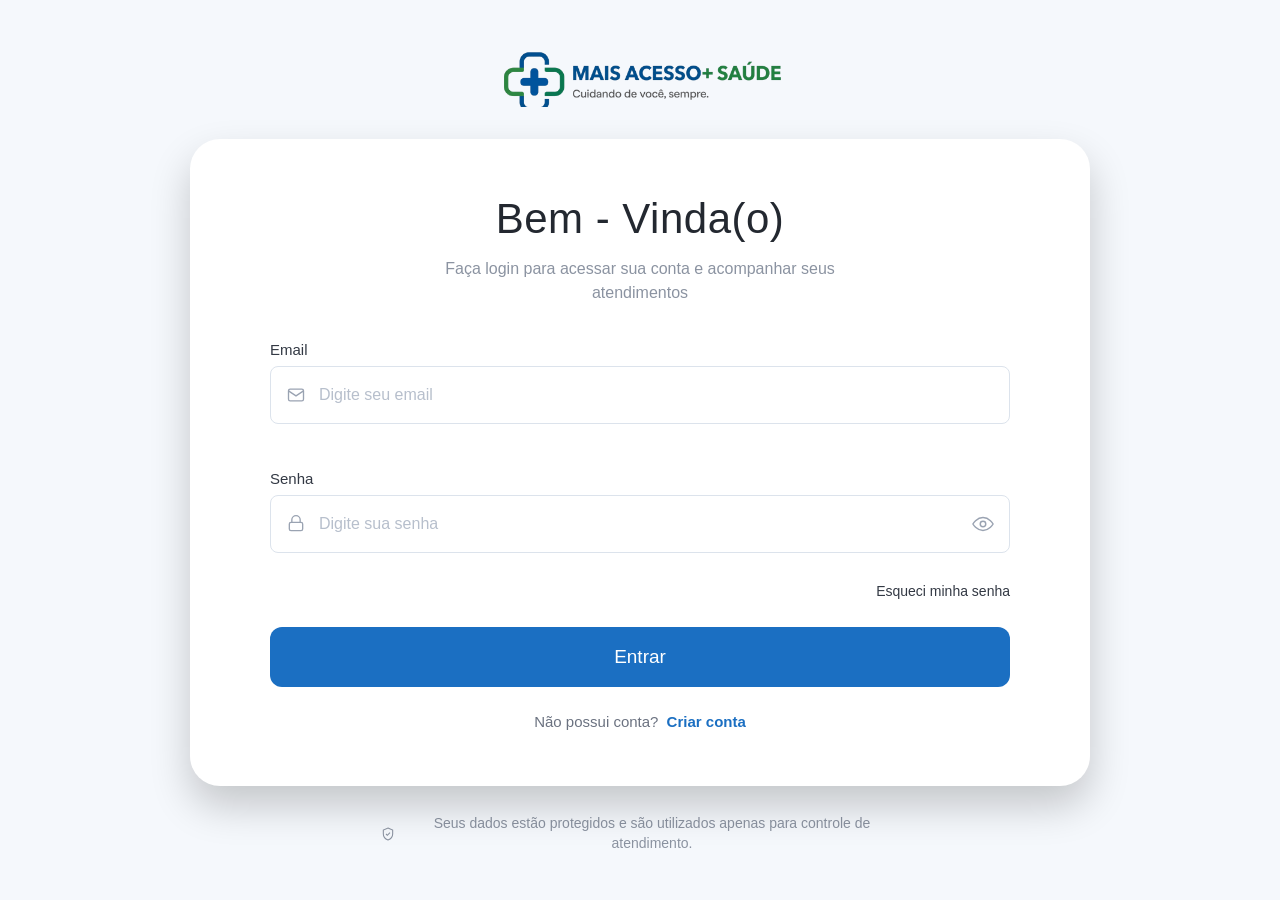
<file: index.html>
<!DOCTYPE html>
<html lang="pt-BR">
<head>
  <meta charset="UTF-8">
  <meta name="viewport" content="width=device-width, initial-scale=1.0">
  <meta name="color-scheme" content="light only">
  <title>Mais Acesso + Saúde | Entrar</title>
  <link rel="stylesheet" href="css/login.css">
</head>
<body>

  <div class="page-wrapper">

    <!-- Logo -->
    <div class="logo-container">
      <img src="assets/logo.png" alt="Mais Acesso + Saúde" class="logo">
    </div>

    <!-- Card principal -->
    <main class="card">

      <!-- ===================== FORMULÁRIO DE LOGIN ===================== -->
      <section class="form-panel" id="loginPanel">
        <h1 class="title">Bem - Vinda(o)</h1>
        <p class="subtitle">Faça login para acessar sua conta e acompanhar seus atendimentos</p>

        <form id="loginForm" novalidate>

          <!-- Campo Email -->
          <div class="field-group">
            <label for="loginEmail">Email</label>
            <div class="input-wrapper">
              <span class="input-icon" aria-hidden="true">
                <svg viewBox="0 0 24 24" fill="none" stroke="currentColor" stroke-width="1.6">
                  <rect x="3" y="5" width="18" height="14" rx="2"/>
                  <path d="M3 7l9 6 9-6"/>
                </svg>
              </span>
              <input type="email" id="loginEmail" name="email" placeholder="Digite seu email" autocomplete="email">
            </div>
            <span class="error-message" id="loginEmailError"></span>
          </div>

          <!-- Campo Senha -->
          <div class="field-group">
            <label for="loginPassword">Senha</label>
            <div class="input-wrapper">
              <span class="input-icon" aria-hidden="true">
                <svg viewBox="0 0 24 24" fill="none" stroke="currentColor" stroke-width="1.6">
                  <rect x="4" y="10" width="16" height="10" rx="2"/>
                  <path d="M7 10V7a5 5 0 0110 0v3"/>
                </svg>
              </span>
              <input type="password" id="loginPassword" name="password" placeholder="Digite sua senha" autocomplete="current-password">
              <button type="button" class="toggle-password" data-target="loginPassword" aria-label="Mostrar senha">
                <svg viewBox="0 0 24 24" fill="none" stroke="currentColor" stroke-width="1.6">
                  <path d="M1 12s4-7 11-7 11 7 11 7-4 7-11 7-11-7-11-7z"/>
                  <circle cx="12" cy="12" r="3"/>
                </svg>
              </button>
            </div>
            <span class="error-message" id="loginPasswordError"></span>
            <a href="#" class="forgot-password">Esqueci minha senha</a>
          </div>

          <!-- TODO: Inserir aqui futuramente a função de autenticação (login) via API -->
          <button type="submit" class="btn-primary">Entrar</button>

          <p class="switch-text">
            Não possui conta?
            <a href="#" id="goToRegister" class="switch-link">Criar conta</a>
          </p>

        </form>
      </section>

      <!-- ===================== FORMULÁRIO DE CADASTRO ===================== -->
      <section class="form-panel form-panel--hidden" id="registerPanel">
        <h1 class="title">Bem - Vinda(o)</h1>
        <p class="subtitle">Preencha os dados para criar sua conta e acompanhar seus atendimentos</p>

        <form id="registerForm" novalidate>

          <div class="row-fields">
            <!-- Campo Nome completo -->
            <div class="field-group">
              <label for="registerName">Nome completo</label>
              <div class="input-wrapper">
                <span class="input-icon" aria-hidden="true">
                  <svg viewBox="0 0 24 24" fill="none" stroke="currentColor" stroke-width="1.6">
                    <circle cx="12" cy="8" r="4"/>
                    <path d="M4 20c0-4 4-6 8-6s8 2 8 6"/>
                  </svg>
                </span>
                <input type="text" id="registerName" name="name" placeholder="Digite seu nome" autocomplete="name">
              </div>
              <span class="error-message" id="registerNameError"></span>
            </div>

            <!-- Campo CPF -->
            <div class="field-group">
              <label for="registerCpf">CPF</label>
              <div class="input-wrapper">
                <span class="input-icon" aria-hidden="true">
                  <svg viewBox="0 0 24 24" fill="none" stroke="currentColor" stroke-width="1.6">
                    <rect x="3" y="4" width="14" height="16" rx="2"/>
                    <circle cx="8" cy="9" r="1.5"/>
                    <path d="M5.5 14.5c0-1.7 1.2-2.5 2.5-2.5s2.5.8 2.5 2.5M12 8h3M12 12h3M12 16h3"/>
                  </svg>
                </span>
                <input type="text" id="registerCpf" name="cpf" placeholder="Digite seu CPF" inputmode="numeric" maxlength="14">
              </div>
              <span class="error-message" id="registerCpfError"></span>
            </div>
          </div>

          <!-- Campo E-mail -->
          <div class="field-group">
            <label for="registerEmail">E-mail</label>
            <div class="input-wrapper">
              <span class="input-icon" aria-hidden="true">
                <svg viewBox="0 0 24 24" fill="none" stroke="currentColor" stroke-width="1.6">
                  <rect x="3" y="5" width="18" height="14" rx="2"/>
                  <path d="M3 7l9 6 9-6"/>
                </svg>
              </span>
              <input type="email" id="registerEmail" name="email" placeholder="Digite seu e-mail" autocomplete="email">
            </div>
            <span class="error-message" id="registerEmailError"></span>
          </div>

          <!-- Campo Senha -->
          <div class="field-group">
            <label for="registerPassword">Senha</label>
            <div class="input-wrapper">
              <span class="input-icon" aria-hidden="true">
                <svg viewBox="0 0 24 24" fill="none" stroke="currentColor" stroke-width="1.6">
                  <rect x="4" y="10" width="16" height="10" rx="2"/>
                  <path d="M7 10V7a5 5 0 0110 0v3"/>
                </svg>
              </span>
              <input type="password" id="registerPassword" name="password" placeholder="Digite sua senha" autocomplete="new-password">
              <button type="button" class="toggle-password" data-target="registerPassword" aria-label="Mostrar senha">
                <svg viewBox="0 0 24 24" fill="none" stroke="currentColor" stroke-width="1.6">
                  <path d="M1 12s4-7 11-7 11 7 11 7-4 7-11 7-11-7-11-7z"/>
                  <circle cx="12" cy="12" r="3"/>
                </svg>
              </button>
            </div>
            <span class="error-message" id="registerPasswordError"></span>
          </div>

          <!-- TODO: Inserir aqui futuramente a função de cadastro (registro) via API -->
          <button type="submit" class="btn-primary">Criar conta</button>

          <p class="switch-text">
            Já possui conta?
            <a href="#" id="goToLogin" class="switch-link">Entrar</a>
          </p>

        </form>
      </section>

    </main>

    <!-- Rodapé -->
    <footer class="footer">
      <span class="footer-icon" aria-hidden="true">
        <svg viewBox="0 0 24 24" fill="none" stroke="currentColor" stroke-width="1.6">
          <path d="M12 3l7 3v6c0 4.5-3 7.5-7 9-4-1.5-7-4.5-7-9V6l7-3z"/>
          <path d="M9 12l2 2 4-4"/>
        </svg>
      </span>
      <p>Seus dados estão protegidos e são utilizados apenas para controle de atendimento.</p>
    </footer>

  </div>

  <script src="js/login.js"></script>
</body>
</html>
</file>
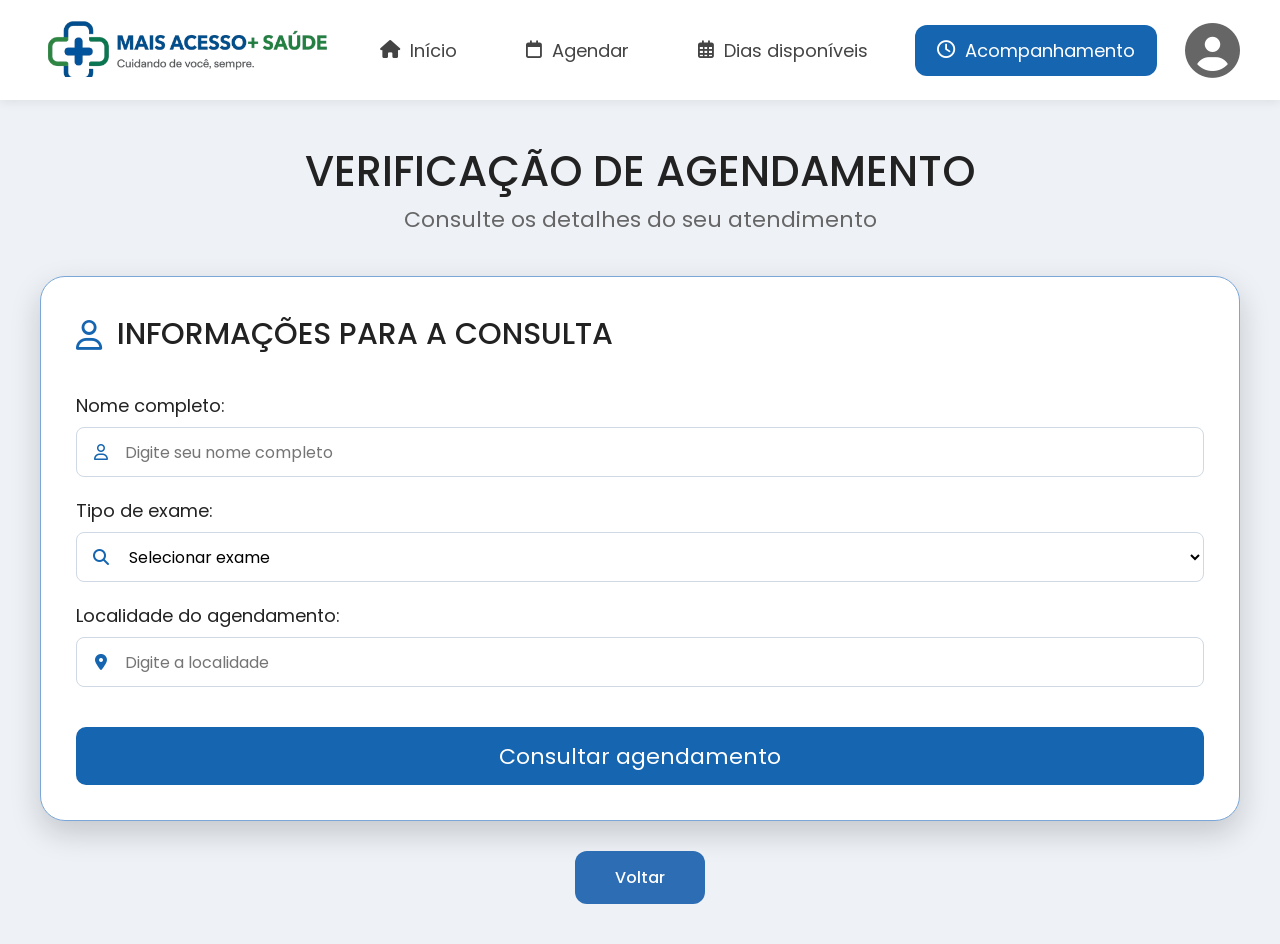
<file: acompanhamento.html>
<!DOCTYPE html>
<html lang="pt-BR">
<head>
    <meta charset="UTF-8">
    <meta name="viewport" content="width=device-width, initial-scale=1.0">
    <meta name="color-scheme" content="light only">

    <title>Acompanhamento | Mais Acesso + Saúde</title>

    <link rel="stylesheet" href="css/acompanhamento.css">

    <link rel="preconnect" href="https://fonts.googleapis.com">
    <link rel="preconnect" href="https://fonts.gstatic.com" crossorigin>

    <link href="https://fonts.googleapis.com/css2?family=Poppins:wght@300;400;500;600&display=swap" rel="stylesheet">

    <link rel="stylesheet"
    href="https://cdnjs.cloudflare.com/ajax/libs/font-awesome/6.5.2/css/all.min.css">
</head>
<body>

<header>

    <div class="logo">
        <a href="home.html"><img src="assets/logo.png" alt="Mais Acesso Saúde"></a>
    </div>

    <nav class="desktop-nav">

        <a href="home.html">
            <i class="fa-solid fa-house"></i>
            Início
        </a>

        <a href="agendar.html">
            <i class="fa-regular fa-calendar"></i>
            Agendar
        </a>

        <a href="disponivel.html">
            <i class="fa-regular fa-calendar-days"></i>
            Dias disponíveis
        </a>

        <a href="acompanhamento.html" class="active">
            <i class="fa-regular fa-clock"></i>
            Acompanhamento
        </a>

    </nav>

    <nav class="mobile-menu">

        <a href="home.html">
            <i class="fa-solid fa-house"></i>
            Início
        </a>

        <a href="agendar.html">
            <i class="fa-regular fa-calendar"></i>
            Agendar
        </a>

        <a href="disponivel.html">
            <i class="fa-regular fa-calendar-days"></i>
            Dias disponíveis
        </a>

        <a href="acompanhamento.html" class="active">
            <i class="fa-regular fa-clock"></i>
            Acompanhamento
        </a>

    </nav>

    <button class="menu-toggle" aria-label="Abrir menu">
        <span></span>
        <span></span>
        <span></span>
    </button>

    <div class="perfil">
        <i class="fa-solid fa-circle-user"></i>
    </div>

</header>

<script src="js/menu-mobile.js"></script>

<main>

    <div class="titulo">

        <h1>VERIFICAÇÃO DE AGENDAMENTO</h1>

        <p>Consulte os detalhes do seu atendimento</p>

    </div>

    <section class="conteudo">

        <!-- FORMULÁRIO -->

        <div class="card formulario">

            <h2>
                <i class="fa-regular fa-user"></i>
                INFORMAÇÕES PARA A CONSULTA
            </h2>

            <form id="formVerificacao">

                <div class="campo">
                    <label>Nome completo:</label>
                    <div class="input">
                        <i class="fa-regular fa-user"></i>
                        <input type="text" id="nomeVerificacao" placeholder="Digite seu nome completo">
                    </div>
                </div>

                <div class="campo">
                    <label>Tipo de exame:</label>
                    <div class="input">
                        <i class="fa-solid fa-magnifying-glass"></i>
                        <select id="exameVerificacao">
                            <option value="">Selecionar exame</option>
                            <option>Hemograma</option>
                            <option>Raio X</option>
                            <option>Ultrassom</option>
                            <option>Tomografia</option>
                        </select>
                    </div>
                </div>

                <div class="campo">
                    <label>Localidade do agendamento:</label>
                    <div class="input">
                        <i class="fa-solid fa-location-dot"></i>
                        <input type="text" id="localVerificacao" placeholder="Digite a localidade">
                    </div>
                </div>

                <button type="submit">
                    Consultar agendamento
                </button>

            </form>

        </div>

        <!-- RESULTADO: EM ANÁLISE -->

        <div class="card resultado" id="resultadoAnalise" style="display:none;">

            <h2>
                <i class="fa-regular fa-hourglass-half"></i>
                DADOS DA CONSULTA
            </h2>

            <div class="mensagem">

                <p>Recebemos seus dados e eles estão em processo de validação.</p>

                <p>Assim que a análise for concluída, você poderá consultar as informações do seu atendimento.</p>

                <p><b>Paciente:</b> <span id="msgNome"></span></p>
                <p><b>Exame:</b> <span id="msgExame"></span></p>
                <p><b>Local:</b> <span id="msgLocal"></span></p>

            </div>

        </div>

        <!-- RESULTADO: CONFIRMADO -->

        <div class="card resultado" id="resultadoConfirmado" style="display:none;">

            <h2>
                <i class="fa-regular fa-circle-check"></i>
                DADOS DA CONSULTA
            </h2>

            <div class="dados">

                <div class="informacoes">

                    <div class="item">
                        <i class="fa-regular fa-calendar"></i>
                        <div>
                            <strong>Data</strong>
                            <span id="dadoData">23/05/2026</span>
                        </div>
                    </div>

                    <div class="item">
                        <i class="fa-regular fa-clock"></i>
                        <div>
                            <strong>Horário</strong>
                            <span id="dadoHorario">15h30</span>
                        </div>
                    </div>

                    <div class="item">
                        <i class="fa-solid fa-lock"></i>
                        <div>
                            <strong>Senha</strong>
                            <span id="dadoSenhaTexto">Nº 15</span>
                        </div>
                    </div>

                </div>

                <div class="senha">
                    <h3>SUA SENHA</h3>
                    <span id="dadoSenha">15</span>
                </div>

            </div>

            <div class="download">
                <button type="button" id="btnDownload">
                    <i class="fa-solid fa-download"></i>
                    Download
                </button>
            </div>

        </div>

    </section>

    <div class="voltar">
        <button type="button" id="btnVoltarAcompanhamento">
            Voltar
        </button>
    </div>

</main>

<script src="js/acompanhamento.js"></script>

</body>
</html>
</file>
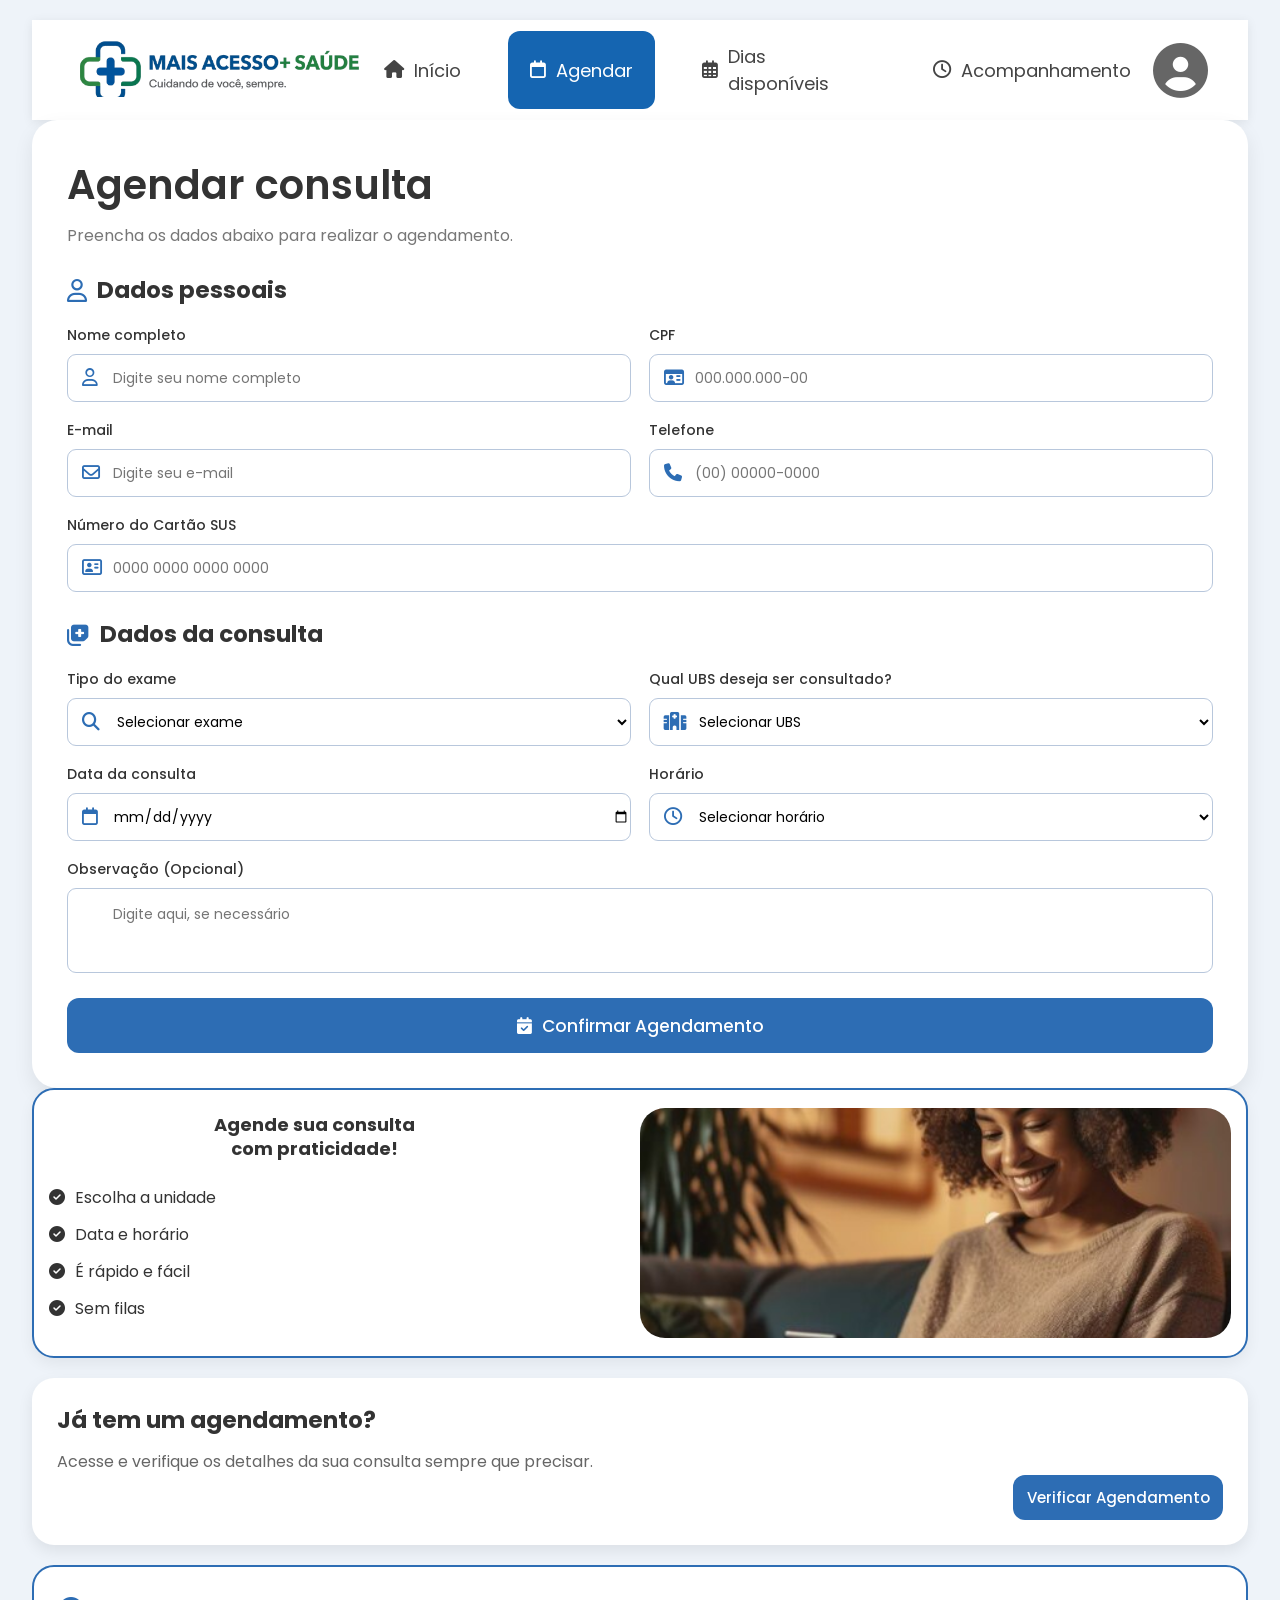
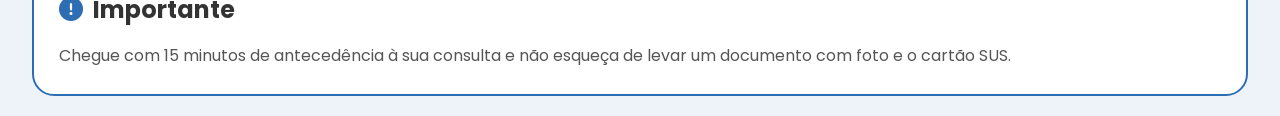
<file: agendar.html>
<!DOCTYPE html>
<html lang="pt-BR">

<head>

<meta charset="UTF-8">
<meta name="viewport" content="width=device-width, initial-scale=1.0">
<meta name="color-scheme" content="light only">
<title>Agendar Consulta | Mais Acesso + Saúde</title>

<link rel="stylesheet" href="css/agendar.css">

<link href="https://fonts.googleapis.com/css2?family=Poppins:wght@300;400;500;600;700&display=swap" rel="stylesheet">

<link rel="stylesheet" href="https://cdnjs.cloudflare.com/ajax/libs/font-awesome/6.5.2/css/all.min.css">

</head>

<body>

<div class="container">

<header>

<div class="logo">
<a href="home.html"><img src="assets/logo.png" alt="Mais Acesso Saúde"></a>
</div>

<nav class="desktop-nav">

<a href="home.html">
<i class="fa-solid fa-house"></i>
Início
</a>

<a href="agendar.html" class="active">
<i class="fa-regular fa-calendar"></i>
Agendar
</a>

<a href="disponivel.html">
<i class="fa-regular fa-calendar-days"></i>
Dias disponíveis
</a>

<a href="acompanhamento.html">
<i class="fa-regular fa-clock"></i>
Acompanhamento
</a>

</nav>

<nav class="mobile-menu">

<a href="home.html">
<i class="fa-solid fa-house"></i>
Início
</a>

<a href="agendar.html" class="active">
<i class="fa-regular fa-calendar"></i>
Agendar
</a>

<a href="disponivel.html">
<i class="fa-regular fa-calendar-days"></i>
Dias disponíveis
</a>

<a href="acompanhamento.html">
<i class="fa-regular fa-clock"></i>
Acompanhamento
</a>

</nav>

<button class="menu-toggle" aria-label="Abrir menu">
<span></span>
<span></span>
<span></span>
</button>

<div class="perfil">
<i class="fa-solid fa-circle-user"></i>
</div>

</header>

<script src="js/menu-mobile.js"></script>

<main>

<section class="card">

<h1>
Agendar consulta
</h1>

<p class="subtitle">
Preencha os dados abaixo para realizar o agendamento.
</p>

<form>

<h3 class="section-title">
<i class="fa-regular fa-user"></i>
Dados pessoais
</h3>

<div class="form-grid">

<div class="input-group">
<label>Nome completo</label>
<div class="input-icon">
<i class="fa-regular fa-user"></i>
<input type="text" id="nome" placeholder="Digite seu nome completo" required>
</div>
</div>

<div class="input-group">
<label>CPF</label>
<div class="input-icon">
<i class="fa-regular fa-id-card"></i>
<input type="text" id="cpf" placeholder="000.000.000-00" required>
</div>
</div>

<div class="input-group">
<label>E-mail</label>
<div class="input-icon">
<i class="fa-regular fa-envelope"></i>
<input type="email" id="email" placeholder="Digite seu e-mail" required>
</div>
</div>

<div class="input-group">
<label>Telefone</label>
<div class="input-icon">
<i class="fa-solid fa-phone"></i>
<input type="text" id="telefone" placeholder="(00) 00000-0000" required>
</div>
</div>

<div class="input-group full">
<label>Número do Cartão SUS</label>
<div class="input-icon">
<i class="fa-regular fa-address-card"></i>
<input type="text" id="sus" placeholder="0000 0000 0000 0000" required>
</div>
</div>

</div>

<!-- DADOS DA CONSULTA -->

<h3 class="section-title">
<i class="fa-solid fa-notes-medical"></i>
Dados da consulta
</h3>

<div class="form-grid">

<!-- EXAME -->
<div class="input-group">
<label>Tipo do exame</label>
<div class="input-icon">
<i class="fa-solid fa-magnifying-glass"></i>
<select id="exame" required>
<option value="">Selecionar exame</option>
<option>Consulta Clínica</option>
<option>Pediatria</option>
<option>Cardiologia</option>
<option>Odontologia</option>
</select>
</div>
</div>

<!-- UBS -->
<div class="input-group">
<label>Qual UBS deseja ser consultado?</label>
<div class="input-icon">
<i class="fa-solid fa-hospital"></i>
<select id="ubs" required>
<option value="">Selecionar UBS</option>
<option>Centro de Saúde Sabak</option>
<option>Centro Municipal de Saúde Dr. Djalma Marques</option>
<option>Posto de Saúde Água Preta</option>
<option>Posto de Saúde Bom Jesus</option>
<option>Unidade Básica de Saúde do Bairro do Aeroporto</option>
<option>Unidade de Saúde da Família Dra. Abigail Feitosa</option>
<option>Unidade de Saúde da Família Nova Santa Inês</option>
<option>Unidade de Saúde Dr. Carlos Cajazeira</option>
</select>
</div>
</div>

<!-- DATA -->
<div class="input-group">
<label>Data da consulta</label>
<div class="input-icon">
<i class="fa-regular fa-calendar"></i>
<input type="date" id="data" required>
</div>
</div>

<!-- HORÁRIO -->
<div class="input-group">
<label>Horário</label>
<div class="input-icon">
<i class="fa-regular fa-clock"></i>
<select id="horario" required>
<option value="">Selecionar horário</option>
<option>08:00</option>
<option>09:00</option>
<option>10:00</option>
<option>11:00</option>
<option>13:00</option>
<option>14:00</option>
<option>15:00</option>
<option>16:00</option>
</select>
</div>
</div>

<!-- OBSERVAÇÃO -->
<div class="input-group full">
<label>Observação (Opcional)</label>
<textarea id="observacao" placeholder="Digite aqui, se necessário"></textarea>
</div>

</div>

<button id="btnAgendar" type="submit">
<i class="fa-solid fa-calendar-check"></i>
Confirmar Agendamento
</button>

</form>

</section>

<!-- LADO DIREITO -->

<aside class="side">

<div class="info-box">

<div class="texto-info">

<h2>
Agende sua consulta
<br>
com <span>praticidade!</span>
</h2>

<ul>
<li><i class="fa-solid fa-circle-check"></i> Escolha a unidade</li>
<li><i class="fa-solid fa-circle-check"></i> Data e horário</li>
<li><i class="fa-solid fa-circle-check"></i> É rápido e fácil</li>
<li><i class="fa-solid fa-circle-check"></i> Sem filas</li>
</ul>

</div>

<img class="imagem-mulher" src="assets/fotoM.jpeg" alt="Profissional da saúde">

</div>

<div class="agendamento">

<h2>Já tem um agendamento?</h2>

<p>Acesse e verifique os detalhes da sua consulta sempre que precisar.</p>

<a id="btnVerificar" href="acompanhamento.html" class="btn-verificar">
Verificar Agendamento
</a>

</div>

<div class="importante">

<h2>
<i class="fa-solid fa-circle-exclamation"></i>
Importante
</h2>

<p>Chegue com 15 minutos de antecedência à sua consulta e não esqueça de levar um documento com foto e o cartão SUS.</p>

</div>

</aside>

</main>

</div>

<script src="js/agendar.js"></script>

</body>

</html>
</file>
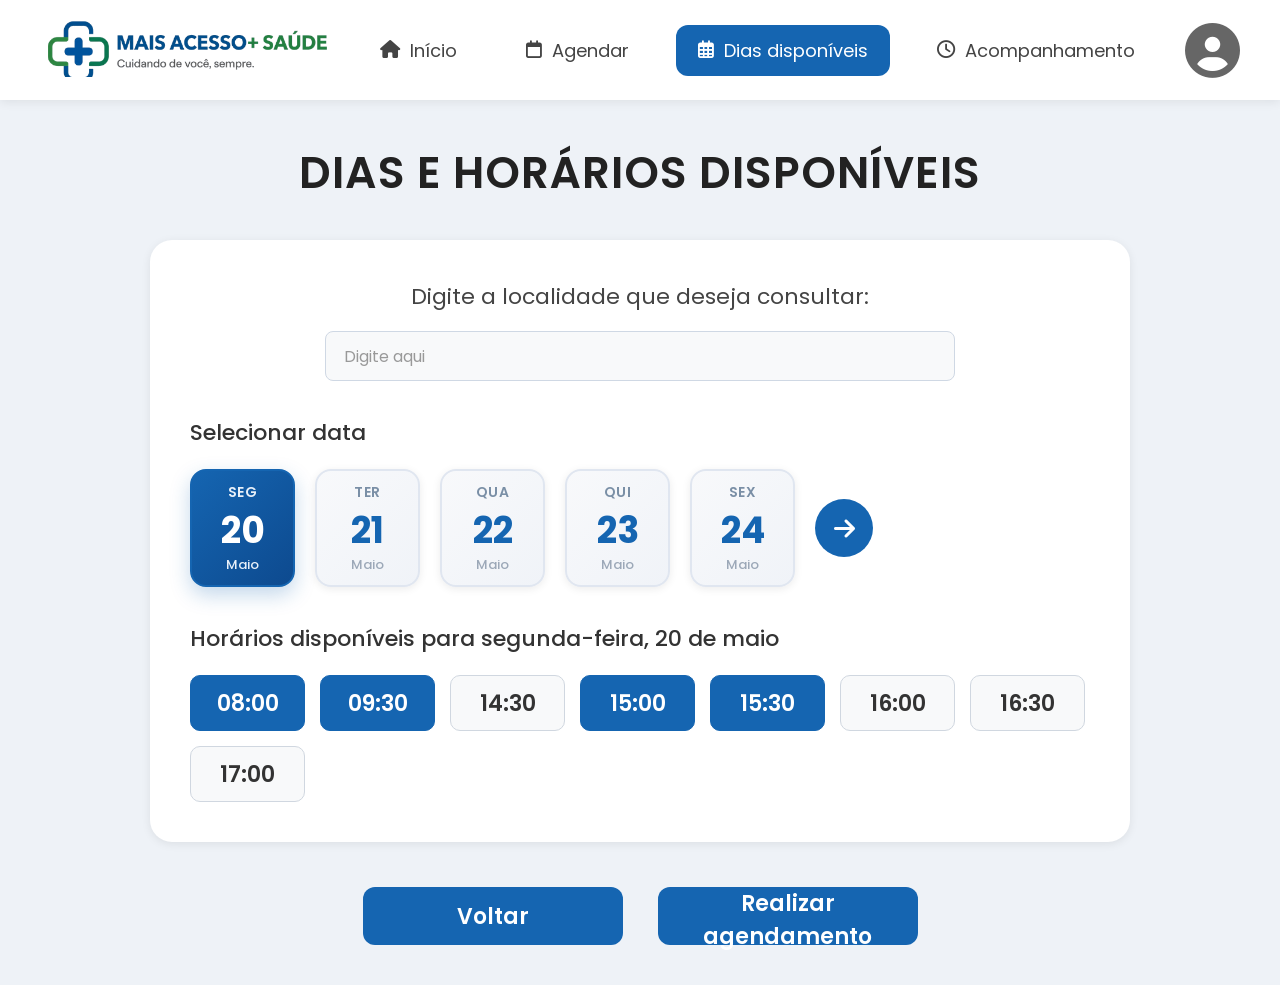
<file: disponivel.html>
<!DOCTYPE html>
<html lang="pt-BR">
<head>
    <meta charset="UTF-8">
    <meta name="viewport" content="width=device-width, initial-scale=1.0">
    <meta name="color-scheme" content="light only">
    <title>Dias Disponíveis | Mais Acesso + Saúde</title>

    <!-- CSS -->
    <link rel="stylesheet" href="css/disponivel.css">

    <!-- Google Fonts -->
    <link rel="preconnect" href="https://fonts.googleapis.com">
    <link rel="preconnect" href="https://fonts.gstatic.com" crossorigin>
    <link href="https://fonts.googleapis.com/css2?family=Poppins:wght@300;400;500;600;700&display=swap" rel="stylesheet">

    <!-- Font Awesome -->
    <link rel="stylesheet"
        href="https://cdnjs.cloudflare.com/ajax/libs/font-awesome/6.5.2/css/all.min.css">
</head>

<body>

    <!-- ================= HEADER ================= -->

    <header>

        <div class="logo">
            <a href="home.html"><img src="assets/logo.png" alt="Mais Acesso Saúde"></a>
        </div>

        <nav class="desktop-nav">

            <a href="home.html">
                <i class="fa-solid fa-house"></i>
                Início
            </a>

            <a href="agendar.html">
                <i class="fa-regular fa-calendar"></i>
                Agendar
            </a>

            <a href="disponivel.html" class="active">
                <i class="fa-regular fa-calendar-days"></i>
                Dias disponíveis
            </a>

            <a href="acompanhamento.html">
                <i class="fa-regular fa-clock"></i>
                Acompanhamento
            </a>

        </nav>

        <nav class="mobile-menu">

            <a href="home.html">
                <i class="fa-solid fa-house"></i>
                Início
            </a>

            <a href="agendar.html">
                <i class="fa-regular fa-calendar"></i>
                Agendar
            </a>

            <a href="disponivel.html" class="active">
                <i class="fa-regular fa-calendar-days"></i>
                Dias disponíveis
            </a>

            <a href="acompanhamento.html">
                <i class="fa-regular fa-clock"></i>
                Acompanhamento
            </a>

        </nav>

        <button class="menu-toggle" aria-label="Abrir menu">
            <span></span>
            <span></span>
            <span></span>
        </button>

        <div class="perfil">
            <i class="fa-solid fa-circle-user"></i>
        </div>

    </header>

    <script src="js/menu-mobile.js"></script>

    <!-- ================= MAIN ================= -->

    <main>

        <h1>DIAS E HORÁRIOS DISPONÍVEIS</h1>

        <section class="container">

            <!-- Campo -->

            <label>
                Digite a localidade que deseja consultar:
            </label>

            <input
                type="text"
                placeholder="Digite aqui">

            <!-- Datas -->

            <h3>Selecionar data</h3>

            <div class="datas">

                <button class="dia ativo">
                    <span>Seg</span>
                    <strong>20</strong>
                    <small>Maio</small>
                </button>

                <button class="dia">
                    <span>Ter</span>
                    <strong>21</strong>
                    <small>Maio</small>
                </button>

                <button class="dia">
                    <span>Qua</span>
                    <strong>22</strong>
                    <small>Maio</small>
                </button>

                <button class="dia">
                    <span>Qui</span>
                    <strong>23</strong>
                    <small>Maio</small>
                </button>

                <button class="dia">
                    <span>Sex</span>
                    <strong>24</strong>
                    <small>Maio</small>
                </button>

                <button class="proximo">
                    <i class="fa-solid fa-arrow-right"></i>
                </button>

            </div>

            <!-- Horários -->

            <h3>
                Horários disponíveis para segunda-feira, 20 de maio
            </h3>

            <div class="horarios">

                <button class="horario selecionado">08:00</button>
                <button class="horario selecionado">09:30</button>
                <button class="horario">14:30</button>
                <button class="horario selecionado">15:00</button>
                <button class="horario selecionado">15:30</button>
                <button class="horario">16:00</button>
                <button class="horario">16:30</button>
                <button class="horario">17:00</button>

            </div>

        </section>

        <!-- Botões -->

        <div class="acoes">

            <button class="voltar">
                Voltar
            </button>

            <button class="agendar">
                Realizar agendamento
            </button>

        </div>

    </main>

    <!-- JS -->

    <script src="js/disponivel.js"></script>

</body>
</html>
</file>
<file: css/login.css>
/* ==========================================================================
   RESET & BASE
   ========================================================================== */
* {
  margin: 0;
  padding: 0;
  box-sizing: border-box;
}

html, body {
  height: 100%;
}

body {
  font-family: 'Segoe UI', -apple-system, BlinkMacSystemFont, 'Helvetica Neue', Arial, sans-serif;
  background-color: #F5F8FC;
  color: #2b2f36;
  min-height: 100vh;
  display: flex;
  align-items: center;
  justify-content: center;
  padding: 40px 20px;
}

/* ==========================================================================
   LAYOUT WRAPPER
   ========================================================================== */
.page-wrapper {
  width: 100%;
  max-width: 900px;
  display: flex;
  flex-direction: column;
  align-items: center;
}

/* ==========================================================================
   LOGO
   ========================================================================== */
.logo-container {
  margin-bottom: 32px;
  display: flex;
  justify-content: center;
}

.logo {
  height: 60px;
  width: auto;
  object-fit: contain;
}

/* ==========================================================================
   CARD PRINCIPAL
   ========================================================================== */
.card {
  background: #ffffff;
  width: 100%;
  max-width: 900px;
  border-radius: 30px;
  box-shadow: 0 20px 40px rgba(0, 0, 0, 0.20);
  padding: 56px 80px;
  position: relative;
  overflow: hidden;
}

/* ==========================================================================
   PAINÉIS DE FORMULÁRIO (login / cadastro)
   ========================================================================== */
.form-panel {
  animation: fadeSlideIn 0.45s ease forwards;
}

.form-panel--hidden {
  display: none;
}

@keyframes fadeSlideIn {
  from {
    opacity: 0;
    transform: translateX(20px);
  }
  to {
    opacity: 1;
    transform: translateX(0);
  }
}

@keyframes fadeSlideOut {
  from {
    opacity: 1;
    transform: translateX(0);
  }
  to {
    opacity: 0;
    transform: translateX(-20px);
  }
}

.form-panel.leaving {
  animation: fadeSlideOut 0.35s ease forwards;
}

/* ==========================================================================
   TÍTULO E SUBTÍTULO
   ========================================================================== */
.title {
  text-align: center;
  font-size: 42px;
  font-weight: 300;
  color: #232830;
  letter-spacing: 0.5px;
  margin-bottom: 14px;
}

.subtitle {
  text-align: center;
  font-size: 16px;
  font-weight: 400;
  color: #8b93a1;
  max-width: 480px;
  margin: 0 auto 36px;
  line-height: 1.5;
}

/* ==========================================================================
   CAMPOS DE FORMULÁRIO
   ========================================================================== */
form {
  display: flex;
  flex-direction: column;
  gap: 22px;
}

.row-fields {
  display: grid;
  grid-template-columns: 1fr 1fr;
  gap: 22px;
}

.field-group {
  display: flex;
  flex-direction: column;
  gap: 8px;
  position: relative;
}

.field-group label {
  font-size: 15px;
  color: #333944;
  font-weight: 500;
}

.input-wrapper {
  position: relative;
  display: flex;
  align-items: center;
}

.input-wrapper input {
  width: 100%;
  height: 58px;
  border: 1.5px solid #DCE3EC;
  border-radius: 8px;
  background-color: #ffffff;
  padding: 0 48px;
  font-size: 16px;
  color: #232830;
  outline: none;
  transition: border-color 0.25s ease, box-shadow 0.25s ease;
}

.input-wrapper input::placeholder {
  color: #B7BFCC;
}

.input-wrapper input:focus {
  border-color: #1B6FC2;
  box-shadow: 0 0 0 3px rgba(27, 111, 194, 0.12);
}

.input-wrapper input.invalid {
  border-color: #E2554E;
}

.input-icon {
  position: absolute;
  left: 16px;
  width: 20px;
  height: 20px;
  color: #9AA3B2;
  display: flex;
  align-items: center;
  justify-content: center;
  pointer-events: none;
}

.input-icon svg {
  width: 100%;
  height: 100%;
}

.toggle-password {
  position: absolute;
  right: 16px;
  background: none;
  border: none;
  cursor: pointer;
  width: 22px;
  height: 22px;
  color: #9AA3B2;
  display: flex;
  align-items: center;
  justify-content: center;
  padding: 0;
  transition: color 0.2s ease;
}

.toggle-password:hover {
  color: #5A6473;
}

.toggle-password svg {
  width: 100%;
  height: 100%;
}

.toggle-password.showing {
  color: #1B6FC2;
}

/* ==========================================================================
   MENSAGENS DE ERRO
   ========================================================================== */
.error-message {
  font-size: 13px;
  color: #E2554E;
  min-height: 16px;
  display: block;
}

/* ==========================================================================
   ESQUECI MINHA SENHA
   ========================================================================== */
.forgot-password {
  align-self: flex-end;
  font-size: 14px;
  color: #333944;
  text-decoration: none;
  margin-top: -2px;
}

.forgot-password:hover {
  text-decoration: underline;
  color: #1B6FC2;
}

/* ==========================================================================
   BOTÃO PRIMÁRIO
   ========================================================================== */
.btn-primary {
  height: 60px;
  border: none;
  border-radius: 12px;
  background-color: #1B6FC2;
  color: #ffffff;
  font-size: 19px;
  font-weight: 500;
  cursor: pointer;
  transition: background-color 0.25s ease, transform 0.15s ease;
  margin-top: 6px;
}

.btn-primary:hover {
  background-color: #15599e;
}

.btn-primary:active {
  transform: scale(0.99);
}

/* ==========================================================================
   ALTERNÂNCIA LOGIN / CADASTRO
   ========================================================================== */
.switch-text {
  text-align: center;
  font-size: 15px;
  color: #6b7280;
  margin-top: 4px;
}

.switch-link {
  color: #1B6FC2;
  font-weight: 600;
  text-decoration: none;
  margin-left: 4px;
  cursor: pointer;
}

.switch-link:hover {
  text-decoration: underline;
}

/* ==========================================================================
   RODAPÉ
   ========================================================================== */
.footer {
  margin-top: 28px;
  display: flex;
  align-items: center;
  justify-content: center;
  gap: 8px;
  text-align: center;
  color: #8b93a1;
  font-size: 14px;
  max-width: 520px;
}

.footer-icon {
  width: 16px;
  height: 16px;
  flex-shrink: 0;
  color: #8b93a1;
}

.footer-icon svg {
  width: 100%;
  height: 100%;
}

.footer p {
  line-height: 1.4;
}

/* ==========================================================================
   RESPONSIVIDADE
   ========================================================================== */
@media (max-width: 768px) {
  .card {
    padding: 40px 32px;
    border-radius: 24px;
  }

  .title {
    font-size: 32px;
  }

  .subtitle {
    font-size: 14px;
    margin-bottom: 28px;
  }

  .row-fields {
    grid-template-columns: 1fr;
    gap: 22px;
  }

  .logo {
    height: 48px;
  }
}

@media (max-width: 480px) {
  body {
    padding: 20px 8px;
  }

  .logo-container {
    margin-bottom: 24px;
  }

  .logo {
    height: 50px;
  }

  .card {
    padding: 24px 16px;
    border-radius: 18px;
    max-width: 100%;
  }

  .title {
    font-size: 22px;
    margin-bottom: 12px;
  }

  .subtitle {
    font-size: 13px;
    margin-bottom: 24px;
  }

  form {
    gap: 16px;
  }

  .row-fields {
    grid-template-columns: 1fr;
    gap: 16px;
  }

  .field-group {
    gap: 6px;
  }

  .field-group label {
    font-size: 13px;
  }

  .input-wrapper input {
    height: 48px;
    font-size: 14px;
    padding: 0 40px;
  }

  .input-icon {
    left: 12px;
    width: 18px;
    height: 18px;
  }

  .toggle-password {
    right: 12px;
    width: 20px;
    height: 20px;
  }

  .error-message {
    font-size: 12px;
  }

  .forgot-password {
    font-size: 12px;
  }

  .btn-primary {
    height: 50px;
    font-size: 15px;
    margin-top: 4px;
  }

  .switch-text {
    font-size: 13px;
  }

  .footer {
    font-size: 12px;
    max-width: 100%;
  }

  .footer-icon {
    width: 14px;
    height: 14px;
  }
}

/* ==========================================================================
   RESPONSIVIDADE ADICIONAL - TABLET (até 880px)
   ========================================================================== */

@media (max-width: 880px) {
  body {
    padding: 32px 16px;
  }

  .logo-container {
    margin-bottom: 28px;
  }

  .logo {
    height: 55px;
  }

  .card {
    max-width: 100%;
    padding: 48px 60px;
    border-radius: 28px;
  }

  .title {
    font-size: 38px;
  }

  .subtitle {
    font-size: 15px;
  }

  .row-fields {
    grid-template-columns: 1fr;
  }

  .input-wrapper input {
    height: 54px;
    font-size: 15px;
  }

  .btn-primary {
    height: 56px;
    font-size: 18px;
  }
}
</file>
<file: css/acompanhamento.css>
/* ==========================
   RESET
========================== */

*{
    margin:0;
    padding:0;
    box-sizing:border-box;
    font-family:'Poppins',sans-serif;
}

body{
    background:#eef2f7;
    color:#222;
}

/* ==========================
   HEADER
========================== */

header{
    width:100%;
    height:100px;
    background:#fff;
    display:flex;
    justify-content:space-between;
    align-items:center;
    padding:0 40px;
    box-shadow:0 2px 10px rgba(0,0,0,.08);
}



.logo img{
    width:290px;
    height:auto;
}

nav{
    display:flex;
    gap:25px;
}

nav a{
    display:flex;
    align-items:center;
    gap:10px;
    text-decoration:none;
    color:#444;
    padding:12px 22px;
    border-radius:12px;
    transition:.3s;
    font-size:18px;
}

nav a:hover{
    background:#edf5ff;
}

nav .active{
    background:#1565b1;
    color:#fff;
}

.perfil i{
    font-size:55px;
    color:#666;
}

/* ==========================================================================
   MENU HAMBÚRGUER (MOBILE)
   ========================================================================== */

.menu-toggle {
  display: none;
  width: 40px;
  height: 40px;
  background: none;
  border: none;
  cursor: pointer;
  flex-direction: column;
  justify-content: center;
  align-items: center;
  gap: 6px;
  padding: 0;
  margin: 0;
}

.menu-toggle span {
  width: 28px;
  height: 3px;
  background: #333;
  border-radius: 2px;
  transition: all 0.3s ease;
}

.menu-toggle.active span:nth-child(1) {
  transform: rotate(45deg) translate(10px, 10px);
}

.menu-toggle.active span:nth-child(2) {
  opacity: 0;
}

.menu-toggle.active span:nth-child(3) {
  transform: rotate(-45deg) translate(7px, -7px);
}

nav.desktop-nav {
  display: flex;
}

nav.mobile-menu {
  opacity: 0;
  display: none;
  position: fixed;
  top: 100px;
  left: 0;
  right: 0;
  background: white;
  flex-direction: column;
  max-height: 0;
  overflow: hidden;
  transition: all 0.4s cubic-bezier(0.4, 0, 0.2, 1);
  padding: 0;
  z-index: 999;
}

nav.mobile-menu.active {
  opacity: 1;
  max-height: 400px;
  padding: 10px 0;
  box-shadow: 0 8px 15px rgba(0,0,0,0.1);
}

nav.mobile-menu a {
  width: 100%;
  padding: 14px 20px;
  border-radius: 0;
  border-bottom: 1px solid #eee;
  justify-content: flex-start;
  font-size: 16px;
}

/* ==========================
   MAIN
========================== */

main{
    width:1200px;
    margin:40px auto;
}

.titulo{
    text-align:center;
    margin-bottom:40px;
}

.titulo h1{
    font-size:42px;
    font-weight:500;
}

.titulo p{
    font-size:22px;
    color:#666;
}

/* ==========================
   CONTEÚDO
========================== */

.conteudo{
    display:flex;
    justify-content:space-between;
    gap:60px;
}

.card{
    flex:1;
    background:#fff;
    border-radius:25px;
    padding:35px;
    border:1px solid #7aa6d8;
    box-shadow:0 12px 30px rgba(0,0,0,.18);
}

/* ==========================
   TÍTULO DOS CARDS
========================== */

.card h2{
    display:flex;
    align-items:center;
    gap:15px;
    margin-bottom:35px;
    font-size:30px;
    font-weight:500;
}

.card h2 i{
    color:#1565b1;
}

/* ==========================
   FORMULÁRIO
========================== */

.campo{
    margin-bottom:20px;
}

.campo label{
    display:block;
    margin-bottom:8px;
    font-size:18px;
}

.input{
    display:flex;
    align-items:center;
    border:1px solid #cfd8e4;
    border-radius:8px;
    overflow:hidden;
}

.input i{
    width:50px;
    text-align:center;
    color:#1565b1;
}

.input input,
.input select{
    width:100%;
    height:48px;
    border:none;
    outline:none;
    font-size:16px;
    background:transparent;
}

.formulario button{
    margin-top:20px;
    width:100%;
    height:58px;
    border:none;
    border-radius:10px;
    background:#1565b1;
    color:#fff;
    font-size:22px;
    cursor:pointer;
    transition:.3s;
}

.formulario button:hover{
    background:#0f4f8d;
}

/* ==========================
   RESULTADO
========================== */

.dados{
    display:flex;
    justify-content:space-between;
    align-items:center;
    margin-top:20px;
}

.informacoes{
    display:flex;
    flex-direction:column;
    gap:40px;
}

.item{
    display:flex;
    align-items:center;
    gap:18px;
}

.item i{
    font-size:38px;
    color:#1565b1;
}

.item strong{
    display:block;
    font-size:20px;
}

.item span{
    color:#555;
    font-size:18px;
}

/* ==========================
   SENHA
========================== */

.senha{
    width:280px;
    height:290px;
    background:#1565b1;
    color:#fff;
    border-radius:30px;
    display:flex;
    flex-direction:column;
    justify-content:center;
    align-items:center;
}

.senha h3{
    font-size:32px;
    font-weight:400;
    margin-bottom:20px;
}

.senha span{
    font-size:110px;
    font-weight:300;
}

/* ==========================
   DOWNLOAD
========================== */

.download{
    margin-top:35px;
    text-align:center;
}

.download button{
    border:none;
    background:#efefef;
    border-radius:20px;
    padding:10px 25px;
    cursor:pointer;
    font-size:16px;
}

.download button:hover{
    background:#ddd;
}

/* ==========================
   RESPONSIVO
========================== */

@media(max-width:1200px){

main{
    width:95%;
}

.conteudo{
    flex-direction:column;
}

header{
    flex-direction:column;
    height:auto;
    padding:20px;
    gap:20px;
}

nav{
    flex-wrap:wrap;
    justify-content:center;
}

.logo img{
    width:240px;
}

}

@media(max-width:768px){

.card{
    padding:25px;
}

.dados{
    flex-direction:column;
    gap:30px;
}

.senha{
    width:100%;
    height:220px;
}

.senha span{
    font-size:80px;
}

.titulo h1{
    font-size:30px;
}

.titulo p{
    font-size:18px;
}

.card h2{
    font-size:22px;
}

}
/* Mensagem de status (agendamento em análise) */
.mensagem{
    margin-top:35px;
    background:#edf1f7;
    border-radius:12px;
    padding:15px 20px;
}

.mensagem p{
    color:#4472ad;
    font-size:17px;
    line-height:1.45;
    margin-bottom:10px;
}

.mensagem p:last-child{
    margin-bottom:0;
}

.voltar{
    display:flex;
    justify-content:center;
    margin-top:30px;
}

.voltar button{
    background:#2d6db4;
    color:white;
    border:none;
    border-radius:12px;
    padding:14px 40px;
    font-size:16px;
    font-weight:500;
    cursor:pointer;
    transition:.3s;
}

.voltar button:hover{
    background:#245995;
    transform:translateY(-2px);
}

/* ==========================
   RESPONSIVIDADE ADICIONAL - TABLET (até 880px)
========================== */

@media (max-width: 880px) {
  header {
    padding: 0 30px;
    gap: 15px;
  }

  .logo img {
    width: 220px;
  }

  nav {
    gap: 15px;
  }

  nav a {
    font-size: 16px;
    padding: 10px 14px;
  }

  main {
    width: 98%;
    margin: 32px auto;
  }

  .titulo h1 {
    font-size: 38px;
  }

  .titulo p {
    font-size: 18px;
  }

  .conteudo {
    gap: 50px;
  }

  .card {
    padding: 30px;
  }

  .card h2 {
    font-size: 26px;
    margin-bottom: 28px;
  }

  .senha {
    width: 260px;
    height: 270px;
  }

  .senha span {
    font-size: 100px;
  }
}

/* ==========================
   RESPONSIVIDADE ADICIONAL - MOBILE (até 760px)
========================== */

@media (max-width: 760px) {
  header {
    padding: 12px 16px;
    height: auto;
    flex-direction: row;
    gap: 12px;
    flex-wrap: nowrap;
  }

  .logo img {
    width: 180px;
    flex-shrink: 0;
  }

  nav.desktop-nav {
    display: none !important;
  }

  .menu-toggle {
    display: flex;
    order: 2;
    margin-left: auto;
  }

  .perfil {
    order: 3;
    flex-shrink: 0;
  }

  .perfil i {
    font-size: 32px;
  }

  nav.mobile-menu {
    display: flex;
  }

  nav.mobile-menu.active {
    max-height: 400px;
    padding: 10px 0;
  }

  nav.mobile-menu a {
    width: 100%;
    padding: 14px 20px;
    border-radius: 0;
    border-bottom: 1px solid #eee;
  }

  nav.mobile-menu a:last-child {
    border-bottom: none;
  }

  main {
    width: 100%;
    padding: 0 10px;
    margin: 16px auto;
  }

  .titulo {
    margin-bottom: 24px;
  }

  .titulo h1 {
    font-size: 28px;
  }

  .titulo p {
    font-size: 16px;
  }

  .conteudo {
    flex-direction: column;
    gap: 20px;
  }

  .card {
    padding: 20px;
    border-radius: 20px;
  }

  .card h2 {
    font-size: 20px;
    margin-bottom: 20px;
    gap: 12px;
  }

  .campo {
    margin-bottom: 16px;
  }

  .campo label {
    font-size: 15px;
    margin-bottom: 6px;
  }

  .input input,
  .input select {
    height: 44px;
    font-size: 14px;
  }

  .formulario button {
    height: 50px;
    font-size: 16px;
    margin-top: 16px;
  }

  .informacoes {
    gap: 24px;
  }

  .item {
    gap: 12px;
  }

  .item i {
    font-size: 32px;
  }

  .item strong {
    font-size: 16px;
  }

  .item span {
    font-size: 14px;
  }

  .dados {
    flex-direction: column;
    gap: 20px;
  }

  .senha {
    width: 100%;
    height: 200px;
    padding: 20px;
  }

  .senha h3 {
    font-size: 24px;
  }

  .senha span {
    font-size: 70px;
  }

  .mensagem {
    margin-top: 20px;
    padding: 12px 16px;
  }

  .mensagem p {
    font-size: 14px;
  }

  .voltar button {
    padding: 12px 32px;
    font-size: 14px;
  }
}

/* ==========================
   RESPONSIVIDADE ADICIONAL - MOBILE PEQUENO (até 480px)
========================== */

@media (max-width: 480px) {
  header {
    padding: 10px 12px;
    gap: 8px;
  }

  .logo img {
    width: 140px;
  }

  nav {
    gap: 6px;
  }

  nav a {
    font-size: 11px;
    padding: 6px 8px;
  }

  nav a i {
    font-size: 16px;
  }

  .perfil i {
    font-size: 28px;
  }

  main {
    width: 100%;
    padding: 0 10px;
    margin: 16px auto;
  }

  .titulo {
    margin-bottom: 16px;
  }

  .titulo h1 {
    font-size: 22px;
  }

  .titulo p {
    font-size: 14px;
  }

  .conteudo {
    gap: 16px;
  }

  .card {
    padding: 16px;
  }

  .card h2 {
    font-size: 18px;
    margin-bottom: 16px;
  }

  .campo {
    margin-bottom: 12px;
  }

  .campo label {
    font-size: 13px;
  }

  .input {
    border-radius: 6px;
  }

  .input i {
    width: 40px;
    font-size: 14px;
  }

  .input input,
  .input select {
    height: 40px;
    font-size: 13px;
  }

  .formulario button {
    height: 46px;
    font-size: 14px;
    margin-top: 12px;
  }

  .informacoes {
    gap: 20px;
  }

  .item {
    gap: 10px;
  }

  .item i {
    font-size: 28px;
  }

  .item strong {
    font-size: 14px;
  }

  .item span {
    font-size: 12px;
  }

  .dados {
    gap: 16px;
  }

  .senha {
    height: 180px;
    padding: 16px;
  }

  .senha h3 {
    font-size: 20px;
    margin-bottom: 12px;
  }

  .senha span {
    font-size: 60px;
  }

  .mensagem {
    margin-top: 16px;
    padding: 10px 12px;
  }

  .mensagem p {
    font-size: 12px;
  }

  .download button {
    padding: 8px 20px;
    font-size: 14px;
  }

  .voltar button {
    padding: 10px 24px;
    font-size: 13px;
  }
}
</file>
<file: css/agendar.css>
/* =========================
   RESET
========================= */

*{
    margin:0;
    padding:0;
    box-sizing:border-box;
    font-family:'Poppins', sans-serif;
}


body{

    background:#eef3f9;

    color:#333;

}


/* =========================
   CONTAINER
========================= */


.container{

    width:95%;

    max-width:1400px;

    margin:20px auto;

}



/* =========================
   HEADER
========================= */


header{
    width:100%;
    height:100px;
    background:#fff;
    display:flex;
    justify-content:space-between;
    align-items:center;
    padding:0 40px;
    box-shadow:0 2px 10px rgba(0,0,0,.08);
}



.logo img{
    width:290px;
    height:auto;
}

nav{
    display:flex;
    gap:25px;
}

nav a{
    display:flex;
    align-items:center;
    gap:10px;
    text-decoration:none;
    color:#444;
    padding:12px 22px;
    border-radius:12px;
    transition:.3s;
    font-size:18px;
}

nav a:hover{
    background:#edf5ff;
}

nav a.active{
    background:#1565b1;
    color:#fff;
}

.perfil i{
    font-size:55px;
    color:#666;
}

/* ==========================================================================
   MENU HAMBÚRGUER (MOBILE)
   ========================================================================== */

.menu-toggle {
  display: none;
  width: 40px;
  height: 40px;
  background: none;
  border: none;
  cursor: pointer;
  flex-direction: column;
  justify-content: center;
  align-items: center;
  gap: 6px;
  padding: 0;
  margin: 0;
}

.menu-toggle span {
  width: 28px;
  height: 3px;
  background: #333;
  border-radius: 2px;
  transition: all 0.3s ease;
}

.menu-toggle.active span:nth-child(1) {
  transform: rotate(45deg) translate(10px, 10px);
}

.menu-toggle.active span:nth-child(2) {
  opacity: 0;
}

.menu-toggle.active span:nth-child(3) {
  transform: rotate(-45deg) translate(7px, -7px);
}

nav.desktop-nav {
  display: flex;
}

nav.mobile-menu {
  display: none;
  position: fixed;
  top: 100px;
  left: 0;
  right: 0;
  background: white;
  flex-direction: column;
  max-height: 0;
  overflow: hidden;
  transition: all 0.4s cubic-bezier(0.4, 0, 0.2, 1);
  padding: 0;
  z-index: 999;
  opacity: 0;
}

nav.mobile-menu.active {
  max-height: 400px;
  padding: 10px 0;
  box-shadow: 0 8px 15px rgba(0,0,0,0.1);
  opacity: 1;
}

nav.mobile-menu a {
  width: 100%;
  padding: 14px 20px;
  border-radius: 0;
  border-bottom: 1px solid #eee;
  justify-content: flex-start;
  font-size: 16px;
  transition: all 0.2s ease;
}

nav.mobile-menu a:hover {
  background-color: #f5f5f5;
}

    color:#555;

}




/* =========================
   MAIN
========================= */


main{

    margin-top:25px;

    display:grid;

    grid-template-columns:1.4fr .9fr;

    gap:25px;

}



/* =========================
   CARD FORMULÁRIO
========================= */


.card{

    background:white;

    border-radius:25px;

    padding:35px;

    box-shadow:

    0 8px 20px rgba(0,0,0,.08);

}



.card h1{

    font-size:40px;

    font-weight:600;

}



.subtitle{

    color:#777;

    margin-top:8px;

    margin-bottom:25px;

}



/* TITULOS */


.section-title{

    margin:25px 0 18px;

    font-size:23px;

    display:flex;

    align-items:center;

    gap:10px;

}



.section-title i{

    color:#2d6db4;

}



/* =========================
   FORM GRID
========================= */


.form-grid{

    display:grid;

    grid-template-columns:1fr 1fr;

    gap:18px;

}



.input-group{

    display:flex;

    flex-direction:column;

}



.input-group.full{

    grid-column:1 / 3;

}



label{

    font-size:14px;

    margin-bottom:8px;

    font-weight:500;

}



/* =========================
   INPUTS
========================= */


.input-icon{

    position:relative;

    display:flex;

    align-items:center;

}



.input-icon i{

    position:absolute;

    left:15px;

    color:#2d6db4;

    font-size:18px;

    z-index:2;

}



input,
select,
textarea{


    width:100%;

    height:48px;

    border-radius:9px;

    border:1px solid #b8c7dc;

    outline:none;

    padding-left:45px;

    font-size:14px;

    background:white;

}


textarea{

    height:85px;

    padding-top:15px;

    resize:none;

}
/* =========================
   BOTÃO
========================= */


button{

    width:100%;

    height:55px;

    margin-top:25px;

    border:none;

    border-radius:12px;

    background:#2d6db4;

    color:white;

    font-size:17px;

    font-weight:500;

    cursor:pointer;

    display:flex;

    align-items:center;

    justify-content:center;

    gap:10px;

    transition:.3s;

}



button:hover{

    background:#245995;

    transform:translateY(-2px);

}





/* =========================
   LADO DIREITO
========================= */


.side{

    display:flex;

    flex-direction:column;

    gap:20px;

}



/* =========================
   CARD INFORMAÇÃO + IMAGEM
========================= */


.info-box{

    background:white;

    border-radius:25px;

    padding:12px;

    border:2px solid #2d6db4;

    box-shadow:

    0 6px 15px rgba(0,0,0,.06);

    display:flex;

    align-items:center;

    justify-content:space-between;

    gap:15px;

    height:270px;

}



.info-texto{

    width:45%;

}



.info-texto h2{

    font-size:22px;

    font-weight:400;

    text-align:center;

    line-height:1.3;

    color:#333;

}



.info-texto h2 span{

    color:#2d6db4;

}



.info-texto ul{

    list-style:none;

    margin-top:35px;

}



.info-texto li{

    display:flex;

    align-items:center;

    gap:10px;

    margin-bottom:14px;

    font-size:16px;

}



.info-texto li i{

    color:#333;

    font-size:16px;

}



/* IMAGEM DA MULHER */


.imagem-mulher{

    width:52%;

    height:240px;

    border-radius:30px;

    object-fit:cover;

}




/* =========================
   CARD AGENDAMENTO
========================= */


.agendamento{

    background:white;

    border-radius:22px;

    padding:25px;

    box-shadow:

    0 6px 15px rgba(0,0,0,.08);

}



.agendamento h2{

    font-size:23px;

    margin-bottom:12px;

}



.agendamento p{

    color:#666;

    line-height:1.6;

}




.agendamento button,
.agendamento .btn-verificar{

    width:210px;

    height:45px;

    margin-left:auto;

    font-size:15px;

}

.agendamento .btn-verificar{
    display:flex;
    align-items:center;
    justify-content:center;
    text-decoration:none;
    border:none;
    border-radius:12px;
    background:#2d6db4;
    color:white;
    font-weight:500;
    cursor:pointer;
    transition:.3s;
}

.agendamento .btn-verificar:hover{
    background:#245995;
    transform:translateY(-2px);
}





/* =========================
   IMPORTANTE
========================= */


.importante{

    background:white;

    border-radius:22px;

    padding:25px;

    border:2px solid #2d6db4;

}



.importante h2{

    display:flex;

    align-items:center;

    gap:10px;

    margin-bottom:15px;

}



.importante h2 i{

    color:#2d6db4;

}



.importante p{

    color:#555;

    line-height:1.7;

}
/* =========================
   RESPONSIVIDADE
========================= */


@media(max-width:1100px){


    main{

        grid-template-columns:1fr;

    }



    header{

        height:auto;

        padding:20px 25px;

        flex-direction:column;

        gap:20px;

    }



    nav{

        flex-wrap:wrap;

        justify-content:center;

    }


}




/* =========================
   TABLET
========================= */


@media(max-width:800px){


    .form-grid{

        grid-template-columns:1fr;

    }



    .input-group.full{

        grid-column:auto;

    }



    .card{

        padding:25px;

    }



    .card h1{

        font-size:32px;

    }



    .logo img{

        width:200px;

    }



    /* CARD DA IMAGEM */

    .info-box{

        height:auto;

        flex-direction:column;

        padding:20px;

    }



    .info-texto{

        width:100%;

    }



    .imagem-mulher{

        width:100%;

        height:250px;

    }


}





/* =========================
   CELULAR
========================= */


@media(max-width:600px){


    .container{

        width:92%;

    }



    header{

        flex-direction:column;
        height:auto;
        padding:20px;
        gap:20px;

    }



    nav{

        flex-direction:column;

        width:100%;

    }



    nav a{

        width:100%;

        justify-content:center;

    }







    .card{

        padding:20px;

        border-radius:20px;

    }



    .card h1{

        font-size:28px;

    }



    .section-title{

        font-size:20px;

    }



    button{

        font-size:15px;

    }



    .info-texto h2{

        font-size:20px;

    }



    .info-texto li{

        font-size:14px;

    }



    .imagem-mulher{

        height:220px;

        border-radius:20px;

    }



    .agendamento h2,
    .importante h2{

        font-size:20px;

    }


}

/* CARD COM IMAGEM */

.info-box{

    background:white;

    border-radius:22px;

    padding:15px;

    border:2px solid #2d6db4;

    display:flex;

    align-items:center;

    justify-content:space-between;

    gap:15px;

}



.texto-info{

    width:45%;

}


.texto-info h2{

    font-size:18px;

    text-align:center;

    line-height:1.3;

}



.texto-info ul{

    list-style:none;

    margin-top:25px;

}



.texto-info li{

    display:flex;

    align-items:center;

    gap:10px;

    margin-bottom:12px;

}



.imagem-mulher{

    width:50%;

    height:230px;

    object-fit:cover;

    border-radius:25px;

}

/* ==========================================================================
   RESPONSIVIDADE ADICIONAL - TABLET (até 880px)
   ========================================================================== */

@media (max-width: 880px) {
  header {
    padding: 0 30px;
    height: auto;
    flex-wrap: wrap;
    gap: 15px;
  }

  .logo img {
    width: 220px;
  }

  nav.desktop-nav {
    gap: 15px;
  }

  nav.desktop-nav a {
    font-size: 16px;
    padding: 10px 16px;
  }

  .perfil i {
    font-size: 40px;
  }
}

/* ==========================================================================
   RESPONSIVIDADE ADICIONAL - MOBILE (até 760px)
   ========================================================================== */

@media (max-width: 760px) {
  header {
    padding: 12px 16px;
    height: auto;
    flex-direction: row;
    gap: 12px;
  }

  .logo img {
    width: 180px;
    flex-shrink: 0;
  }

  nav.desktop-nav {
    display: none !important;
  }

  .menu-toggle {
    display: flex;
    order: 2;
    margin-left: auto;
  }

  .perfil {
    order: 3;
    flex-shrink: 0;
  }

  .perfil i {
    font-size: 32px;
  }

  nav.mobile-menu {
    display: flex;
  }

  nav.mobile-menu.active {
    max-height: 400px;
    padding: 10px 0;
  }

  nav.mobile-menu a {
    width: 100%;
    padding: 14px 20px;
    border-radius: 0;
    border-bottom: 1px solid #eee;
  }

  nav.mobile-menu a:last-child {
    border-bottom: none;
  }

  main {
    grid-template-columns: 1fr;
    gap: 20px;
  }

  .container {
    width: 100%;
  }

  .card {
    padding: 20px;
    border-radius: 20px;
  }

  .card h1 {
    font-size: 28px;
  }

  .subtitle {
    font-size: 14px;
    margin-bottom: 20px;
  }

  .form-grid {
    grid-template-columns: 1fr;
    gap: 14px;
  }

  .input-group.full {
    grid-column: auto;
  }

  .section-title {
    font-size: 18px;
    margin: 18px 0 14px;
  }

  input,
  select,
  textarea {
    height: 44px;
    font-size: 14px;
    padding-left: 40px;
  }

  textarea {
    height: 80px;
    padding-top: 12px;
  }

  button {
    height: 50px;
    font-size: 15px;
  }

  .side {
    gap: 16px;
  }

  .info-box {
    flex-direction: row;
    padding: 16px;
    height: auto;
    gap: 12px;
    align-items: flex-start;
  }

  .info-texto {
    width: 55%;
    flex-shrink: 0;
  }

  .info-texto h2 {
    font-size: 18px;
  }

  .info-texto ul {
    margin-top: 12px;
  }

  .info-texto li {
    font-size: 13px;
    margin-bottom: 8px;
  }

  .imagem-mulher {
    width: 45%;
    height: 220px;
    border-radius: 16px;
    flex-shrink: 0;
  }

  .agendamento,
  .importante {
    padding: 20px;
    border-radius: 18px;
  }

  .agendamento h2,
  .importante h2 {
    font-size: 18px;
    margin-bottom: 10px;
  }

  .agendamento p,
  .importante p {
    font-size: 14px;
  }

  .agendamento .btn-verificar {
    width: 100%;
    margin-left: 0;
    margin-top: 16px;
  }
}

/* ==========================================================================
   RESPONSIVIDADE ADICIONAL - MOBILE PEQUENO (até 480px)
   ========================================================================== */

@media (max-width: 480px) {
  .container {
    width: 96%;
  }

  header {
    padding: 10px 12px;
    gap: 8px;
  }

  .logo img {
    width: 140px;
  }

  nav.desktop-nav {
    gap: 6px;
  }

  nav.desktop-nav a {
    font-size: 11px;
    padding: 6px 8px;
  }

  nav.desktop-nav a i {
    font-size: 16px;
  }

  .perfil i {
    font-size: 30px;
  }

  .card {
    padding: 16px;
  }

  .card h1 {
    font-size: 24px;
  }

  .subtitle {
    font-size: 13px;
  }

  .form-grid {
    gap: 12px;
  }

  .section-title {
    font-size: 16px;
    margin: 16px 0 12px;
  }

  label {
    font-size: 13px;
  }

  input,
  select,
  textarea {
    height: 42px;
    font-size: 13px;
    padding-left: 38px;
  }

  textarea {
    height: 75px;
  }

  .input-icon i {
    font-size: 16px;
    left: 12px;
  }

  button {
    height: 46px;
    font-size: 14px;
    margin-top: 16px;
  }

  .info-box {
    padding: 12px;
  }

  .info-texto h2 {
    font-size: 18px;
  }

  .info-texto ul {
    margin-top: 12px;
  }

  .info-texto li {
    font-size: 13px;
    margin-bottom: 8px;
    gap: 8px;
  }

  .imagem-mulher {
    height: 220px;
    border-radius: 16px;
  }

  .agendamento,
  .importante {
    padding: 16px;
    border-radius: 16px;
  }

  .agendamento h2,
  .importante h2 {
    font-size: 16px;
  }

  .agendamento p,
  .importante p {
    font-size: 13px;
  }
}
</file>
<file: css/disponivel.css>
/* ==========================
   RESET
========================== */

/* ==========================
   RESET
========================== */

*{
    margin:0;
    padding:0;
    box-sizing:border-box;
    font-family:'Poppins',sans-serif;
}

body{
    background:#eef2f7;
    color:#222;
}

/* ==========================
   HEADER
========================== */

header{
    width:100%;
    height:100px;
    background:#fff;
    display:flex;
    justify-content:space-between;
    align-items:center;
    padding:0 40px;
    box-shadow:0 2px 10px rgba(0,0,0,.08);
}

.logo img{
    width:290px;
    height:auto;
}

nav{
    display:flex;
    gap:25px;
}

nav a{
    display:flex;
    align-items:center;
    gap:10px;
    text-decoration:none;
    color:#444;
    padding:12px 22px;
    border-radius:12px;
    transition:.3s;
    font-size:18px;
}

nav a:hover{
    background:#edf5ff;
}

nav .active{
    background:#1565b1;
    color:#fff;
}

.perfil i{
    font-size:55px;
    color:#666;
}

/* ==========================================================================
   MENU HAMBÚRGUER (MOBILE)
   ========================================================================== */

.menu-toggle {
  display: none;
  width: 40px;
  height: 40px;
  background: none;
  border: none;
  cursor: pointer;
  flex-direction: column;
  justify-content: center;
  align-items: center;
  gap: 6px;
  padding: 0;
  margin: 0;
}

.menu-toggle span {
  width: 28px;
  height: 3px;
  background: #333;
  border-radius: 2px;
  transition: all 0.3s ease;
}

.menu-toggle.active span:nth-child(1) {
  transform: rotate(45deg) translate(10px, 10px);
}

.menu-toggle.active span:nth-child(2) {
  opacity: 0;
}

.menu-toggle.active span:nth-child(3) {
  transform: rotate(-45deg) translate(7px, -7px);
}

nav.desktop-nav {
  display: flex;
}

nav.mobile-menu {
  opacity: 0;
  display: none;
  position: fixed;
  top: 100px;
  left: 0;
  right: 0;
  background: white;
  flex-direction: column;
  max-height: 0;
  overflow: hidden;
  transition: all 0.4s cubic-bezier(0.4, 0, 0.2, 1);
  padding: 0;
  z-index: 999;
}

nav.mobile-menu.active {
  opacity: 1;
  max-height: 400px;
  padding: 10px 0;
  box-shadow: 0 8px 15px rgba(0,0,0,0.1);
}

nav.mobile-menu a {
  width: 100%;
  padding: 14px 20px;
  border-radius: 0;
  border-bottom: 1px solid #eee;
  justify-content: flex-start;
  font-size: 16px;
}

/* ==========================
   MAIN
========================== */

main{
    padding:40px 20px;
}

main h1{
    text-align:center;
    font-size:44px;
    font-weight:600;
    margin-bottom:35px;
    letter-spacing:1px;
}

/* ==========================
   CONTAINER
========================== */

.container{
    max-width:980px;
    margin:auto;
    background:#fff;
    border-radius:22px;
    padding:40px;
    box-shadow:0 2px 10px rgba(0,0,0,.08);
}

.container label{
    display:block;
    text-align:center;
    font-size:22px;
    margin-bottom:18px;
    color:#444;
}

.container input{
    width:70%;
    height:50px;
    display:block;
    margin:auto;
    border:1px solid #cfd8e4;
    background:#f8f9fa;
    color:#333;
    border-radius:8px;
    padding:0 18px;
    font-size:16px;
    transition:.3s;
}

.container input::placeholder{
    color:#999;
}

.container input:focus{
    outline:none;
    border-color:#1565b1;
    box-shadow:0 0 0 4px rgba(21,101,177,.1);
}

.container h3{
    margin-top:35px;
    margin-bottom:20px;
    font-size:22px;
    font-weight:500;
    color:#333;
}

/* ==========================
   DATAS
========================== */

.datas{
    display:flex;
    align-items:center;
    gap:20px;
}

#listaDias{
    display:flex;
    gap:18px;
    flex:1;
    overflow-x:auto;
    scrollbar-width:none;
}

#listaDias::-webkit-scrollbar{
    display:none;
}

.dia{
    width:105px;
    height:118px;
    border:2px solid #e0e6f0;
    border-radius:16px;
    background: linear-gradient(135deg, #f8f9fb 0%, #f0f3f8 100%);
    display:flex;
    flex-direction:column;
    justify-content:center;
    align-items:center;
    cursor:pointer;
    transition: all 0.3s ease;
    flex-shrink:0;
    color:#333;
    box-shadow: 0 2px 8px rgba(0, 0, 0, 0.08);
}

.dia:hover{
    transform: translateY(-6px);
    border-color: #1565b1;
    box-shadow: 0 8px 16px rgba(21, 101, 177, 0.15);
    background: linear-gradient(135deg, #f0f3f8 0%, #e8ecf3 100%);
}

.dia span{
    font-size:14px;
    font-weight:600;
    color:#7a8fa6;
    text-transform: uppercase;
    letter-spacing: 0.5px;
}

.dia strong{
    font-size:36px;
    line-height:1;
    margin:10px 0 6px;
    color:#1565b1;
    font-weight: 700;
}

.dia small{
    font-size:13px;
    color:#9ca8b8;
    font-weight: 500;
}

.dia.ativo{
    background: linear-gradient(135deg, #1565b1 0%, #0d4a8f 100%);
    color:#fff;
    border-color:#1565b1;
    box-shadow: 0 8px 20px rgba(21, 101, 177, 0.25);
}

.dia.ativo span,
.dia.ativo small{
    color:#e8f0f9;
}

.dia.ativo strong{
    color: #fff;
}

/* ==========================
   BOTÃO SETA
========================== */

.proximo{
    width:58px;
    height:58px;
    border:none;
    border-radius:50%;
    background:#1565b1;
    color:#fff;
    font-size:24px;
    cursor:pointer;
    transition:.3s;
    flex-shrink:0;
}

.proximo:hover{
    background:#0f4f8d;
    transform:scale(1.05);
}

/* ==========================
   HORÁRIOS
========================== */

.horarios{
    display:flex;
    flex-wrap:wrap;
    gap:15px;
}

.horario{
    width:115px;
    height:56px;
    border-radius:10px;
    border:1px solid #d0d7e0;
    background:#f8f9fa;
    color:#333;
    font-size:22px;
    font-weight:600;
    cursor:pointer;
    transition:.25s;
}

.horario:hover{
    border-color:#1565b1;
    transform:translateY(-2px);
    background:#f0f5ff;
}

.horario.selecionado{
    background:#1565b1;
    border-color:#1565b1;
    color:#fff;
}

/* ==========================
   BOTÕES
========================== */

.acoes{
    margin-top:45px;
    display:flex;
    justify-content:center;
    gap:35px;
}

.acoes button{
    width:260px;
    height:58px;
    border:none;
    border-radius:12px;
    background:#1565b1;
    color:#fff;
    font-size:22px;
    font-weight:600;
    cursor:pointer;
    transition:.3s;
}

.acoes button:hover{
    background:#0f4f8d;
    transform:translateY(-2px);
}

/* ==========================
   RESPONSIVO
========================== */

@media(max-width:992px){

header{
    flex-direction:column;
    height:auto;
    padding:20px;
    gap:20px;
}

nav{
    flex-wrap:wrap;
    justify-content:center;
}

.container{
    width:95%;
    padding:30px;
}

.container input{
    width:100%;
}

.datas{
    flex-direction:column;
}

#listaDias{
    width:100%;
}

.acoes{
    flex-direction:column;
    align-items:center;
}

.acoes button{
    width:100%;
    max-width:350px;
}

}

@media(max-width:600px){

main h1{
    font-size:32px;
}

.container{
    padding:20px;
}

.container label{
    font-size:18px;
}

.dia{
    width:90px;
    height:100px;
}

.dia span{
    font-size:16px;
}

.dia strong{
    font-size:30px;
}

.dia small{
    font-size:15px;
}

.horario{
    width:calc(50% - 8px);
    font-size:20px;
}

.proximo{
    width:50px;
    height:50px;
}

}

/* ==========================
   RESPONSIVIDADE ADICIONAL - TABLET (até 880px)
========================== */

@media (max-width: 880px) {
  header {
    padding: 0 30px;
  }

  .logo img {
    width: 220px;
  }

  nav {
    gap: 15px;
  }

  nav a {
    font-size: 16px;
    padding: 10px 14px;
  }

  main h1 {
    font-size: 40px;
  }

  .container {
    padding: 35px;
  }

  .container label {
    font-size: 20px;
  }

  .container h3 {
    font-size: 20px;
  }

  .dia {
    width: 100px;
    height: 115px;
  }

  .horario {
    width: 110px;
    height: 54px;
    font-size: 20px;
  }

  .acoes button {
    width: 240px;
    font-size: 20px;
  }
}

/* ==========================
   RESPONSIVIDADE ADICIONAL - MOBILE (até 760px)
========================== */

@media (max-width: 760px) {
  header {
    padding: 12px 16px;
    height: auto;
    flex-direction: row;
    gap: 12px;
    flex-wrap: nowrap;
  }

  .logo img {
    width: 180px;
    flex-shrink: 0;
  }

  nav.desktop-nav {
    display: none !important;
  }

  .menu-toggle {
    display: flex;
    order: 2;
    margin-left: auto;
  }

  .perfil {
    order: 3;
    flex-shrink: 0;
  }

  .perfil i {
    font-size: 32px;
  }

  nav.mobile-menu {
    display: flex;
  }

  nav.mobile-menu.active {
    max-height: 400px;
    padding: 10px 0;
  }

  nav.mobile-menu a {
    width: 100%;
    padding: 14px 20px;
    border-radius: 0;
    border-bottom: 1px solid #eee;
  }

  nav.mobile-menu a:last-child {
    border-bottom: none;
  }

  main {
    padding: 24px 16px;
  }

  main h1 {
    font-size: 32px;
    margin-bottom: 24px;
  }

  .container {
    padding: 24px;
    max-width: 100%;
  }

  .container label {
    font-size: 16px;
    margin-bottom: 16px;
  }

  .container input {
    width: 100%;
    height: 45px;
    font-size: 14px;
  }

  .container h3 {
    font-size: 18px;
    margin-top: 24px;
    margin-bottom: 16px;
  }

  .datas {
    display: grid;
    grid-template-columns: 1fr 1fr;
    gap: 16px;
    width: 100%;
    margin: 24px auto;
    padding: 0 8px;
    max-width: 280px;
    justify-content: center;
  }

  #listaDias {
    width: 100%;
    gap: 12px;
    flex-wrap: wrap;
    justify-content: center;
  }

  .dia {
    width: 100%;
    height: 110px;
    padding: 12px 8px;
  }

  .dia span {
    font-size: 12px;
  }

  .dia strong {
    font-size: 24px;
  }

  .dia small {
    font-size: 12px;
  }

  .proximo {
    width: 50px;
    height: 50px;
    font-size: 20px;
  }

  .horarios {
    gap: 12px;
    grid-template-columns: 1fr;
  }

  .horario {
    width: 100%;
    height: 50px;
    font-size: 16px;
  }

  .acoes {
    margin-top: 32px;
    flex-direction: column;
    gap: 12px;
  }

  .acoes button {
    width: 100%;
    height: 50px;
    font-size: 16px;
  }
}

/* ==========================
   RESPONSIVIDADE ADICIONAL - MOBILE PEQUENO (até 480px)
========================== */

@media (max-width: 480px) {
  header {
    padding: 10px 12px;
    gap: 8px;
  }

  .logo img {
    width: 140px;
  }

  nav {
    gap: 6px;
  }

  nav a {
    font-size: 11px;
    padding: 6px 8px;
  }

  nav a i {
    font-size: 16px;
  }

  .perfil i {
    font-size: 28px;
  }

  main {
    padding: 16px 12px;
  }

  main h1 {
    font-size: 24px;
    margin-bottom: 20px;
  }

  .container {
    padding: 16px;
  }

  .container label {
    font-size: 14px;
    margin-bottom: 12px;
  }

  .container input {
    width: 100%;
    height: 42px;
    font-size: 13px;
  }

  .container h3 {
    font-size: 16px;
    margin-top: 18px;
    margin-bottom: 12px;
  }

  .datas {
    gap: 12px;
  }

  #listaDias {
    gap: 10px;
  }

  .dia {
    width: 75px;
    height: 100px;
  }

  .dia span {
    font-size: 12px;
  }

  .dia strong {
    font-size: 24px;
    margin: 4px 0;
  }

  .dia small {
    font-size: 12px;
  }

  .proximo {
    width: 48px;
    height: 48px;
    font-size: 18px;
  }

  .horarios {
    gap: 8px;
  }

  .horario {
    width: calc(50% - 4px);
    height: 46px;
    font-size: 15px;
  }

  .acoes {
    margin-top: 24px;
    gap: 10px;
  }

  .acoes button {
    width: 100%;
    height: 46px;
    font-size: 14px;
  }
}
</file>
